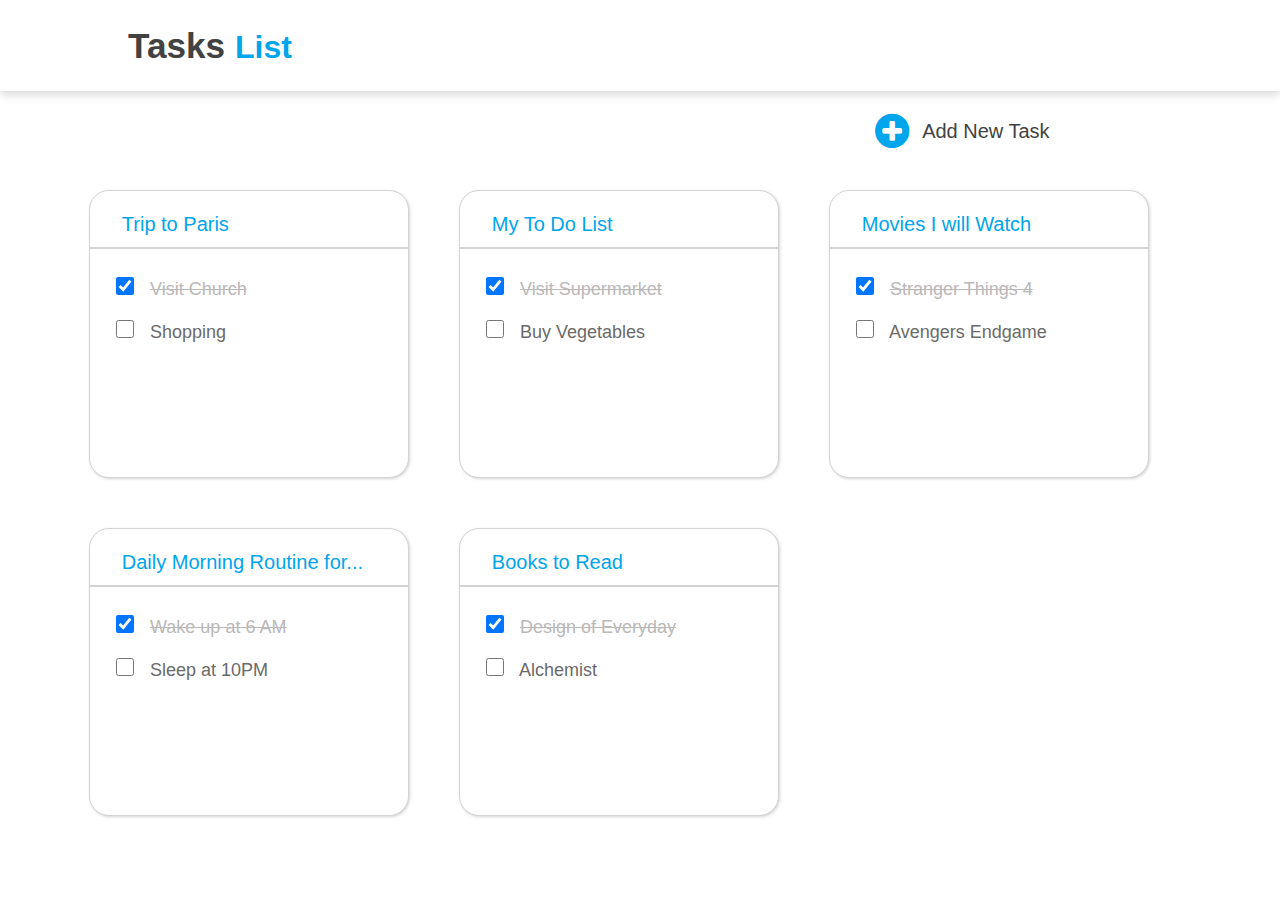
<file: page1.html>
<!DOCTYPE html>
<html lang="en">
<head>
    <meta charset="UTF-8">
    <meta http-equiv="X-UA-Compatible" content="IE=edge">
    <meta name="viewport" content="width=device-width, initial-scale=1.0">
    <link rel="stylesheet" href="./styles/index1.css">
    <link rel="stylesheet" href="https://cdnjs.cloudflare.com/ajax/libs/font-awesome/4.7.0/css/font-awesome.min.css">
    <title>To Do</title>
</head>

<body class="grey-bg">

<div class="header">
    <a href="./page2.html">
    <span id="tasks"> Tasks </span>

    <span id="list"> List </span>
    </a>
</div>

<div class="newtask">
    <a href="./page2.html">
    <div id="plus-circle">
        <i class="fa fa-plus-circle" style="font-size:40px; color: #00A5EC"></i>
    </div>
    <div id="addtask">
     Add New Task
    </div>
    </a>
</div>

<div class="card-container">

    <div class="card">
        <a href="./tasks/task1.html">
        <div class="div1">
           Trip to Paris
        </div>
        </a>
        <div class="div2">
            <form>
                <input type="checkbox" checked name="todo" id="check">
                <label for="todo" class="strikethrough">Visit Church</label>
            </form>
        </div>
        <div class="div3">
            <form>
                <input type="checkbox" name="todo" id="check">
                <label for="todo" class="strikethrough">Shopping</label>
            </form>
        </div>
    </div>

    <div class="card">
        <a href="./tasks/task2.html">
        <div class="div1">
            My To Do List 
        </div>
        </a>
        <div class="div2">
            <form>
                <input type="checkbox" checked name="todo" id="check">
                <label for="todo" class="strikethrough">Visit Supermarket</label>
            </form>
        </div>
        <div class="div3">
            <form>
                <input type="checkbox" name="todo" id="check">
                <label for="todo" class="strikethrough">Buy Vegetables</label>
            </form>
        </div>
    </div>

    <div class="card">
        <a href="./tasks/task3.html">
        <div class="div1">
            Movies I will Watch
        </div>
        </a>
        <div class="div2">
            <form>
                <input type="checkbox" checked name="todo" id="check">
                <label for="todo" class="strikethrough">Stranger Things 4</label>
            </form>
        </div>
        <div class="div3">
            <form>
                <input type="checkbox" name="todo" id="check">
                <label for="todo" class="strikethrough">Avengers Endgame</label>
            </form>
        </div>
    </div>

    <div class="card">
        <a href="./tasks/task4.html">
        <div class="div1">
            Daily Morning Routine for...
        </div>
        </a>
        <div class="div2">
            <form>
                <input type="checkbox" checked name="todo" id="check">
                <label for="todo" class="strikethrough">Wake up at 6 AM</label>
            </form>
        </div>
        <div class="div3">
            <form>
                <input type="checkbox" name="todo" id="check">
                <label for="todo" class="strikethrough">Sleep at 10PM</label>
            </form>
        </div>
    </div>

    <div class="card">
        <a href="./tasks/task5.html">
        <div class="div1">
            Books to Read
        </div>
        </a>
        <div class="div2">
            <form>
                <input type="checkbox" checked name="todo" id="check">
                <label for="todo" class="strikethrough">Design of Everyday</label>
            </form>
        </div>
        <div class="div3">
            <form>
                <input type="checkbox" name="todo" id="check">
                <label for="todo" class="strikethrough">Alchemist</label>
            </form>
        </div>
    </div>

</div>


</body>
</html>
</file>
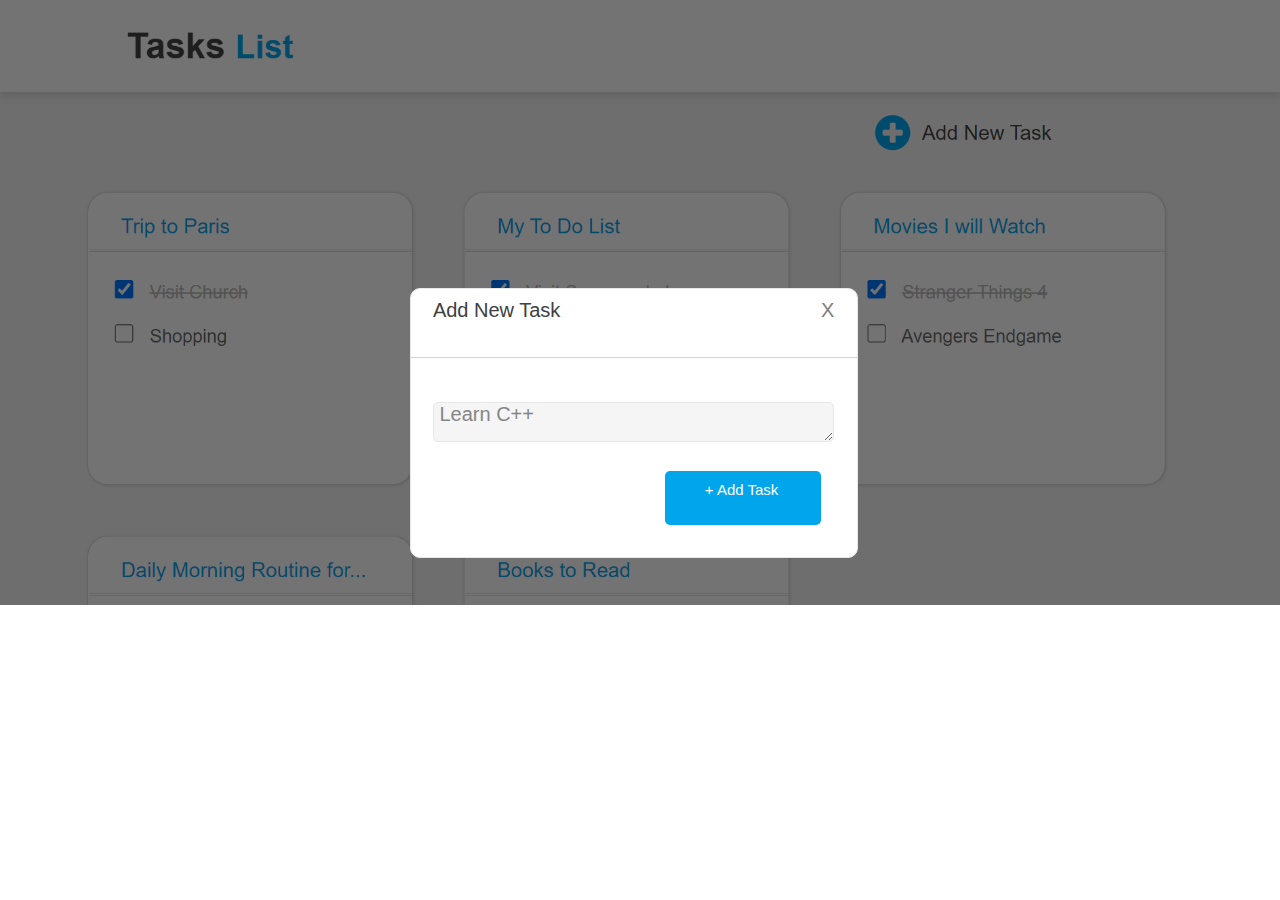
<file: page2.html>
<!DOCTYPE html>
<html lang="en">
<head>
    <meta charset="UTF-8">
    <meta http-equiv="X-UA-Compatible" content="IE=edge">
    <meta name="viewport" content="width=device-width, initial-scale=1.0">
    <link rel="stylesheet" href="./styles/index1.css">
    <link rel="stylesheet" href="https://cdnjs.cloudflare.com/ajax/libs/font-awesome/4.7.0/css/font-awesome.min.css">
    <title>To Do</title>
</head>
<body class="bg-image">

    <div class="pop-up-box">
        <div class="pop-up-header">
        <p id="pop-up-addnew"> Add New Task  </p>
    
        <a href="./index.html">
        <div class="pop-up-close">
         X 
        </div>
        </a>
    
        </div>
        <textarea class="pop-up-bar"> Learn C++</textarea>
        <a href="./index.html">
        <div class="add-button"> +   Add Task</div>
        </a>
    </div>

</body>
</html>
</file>
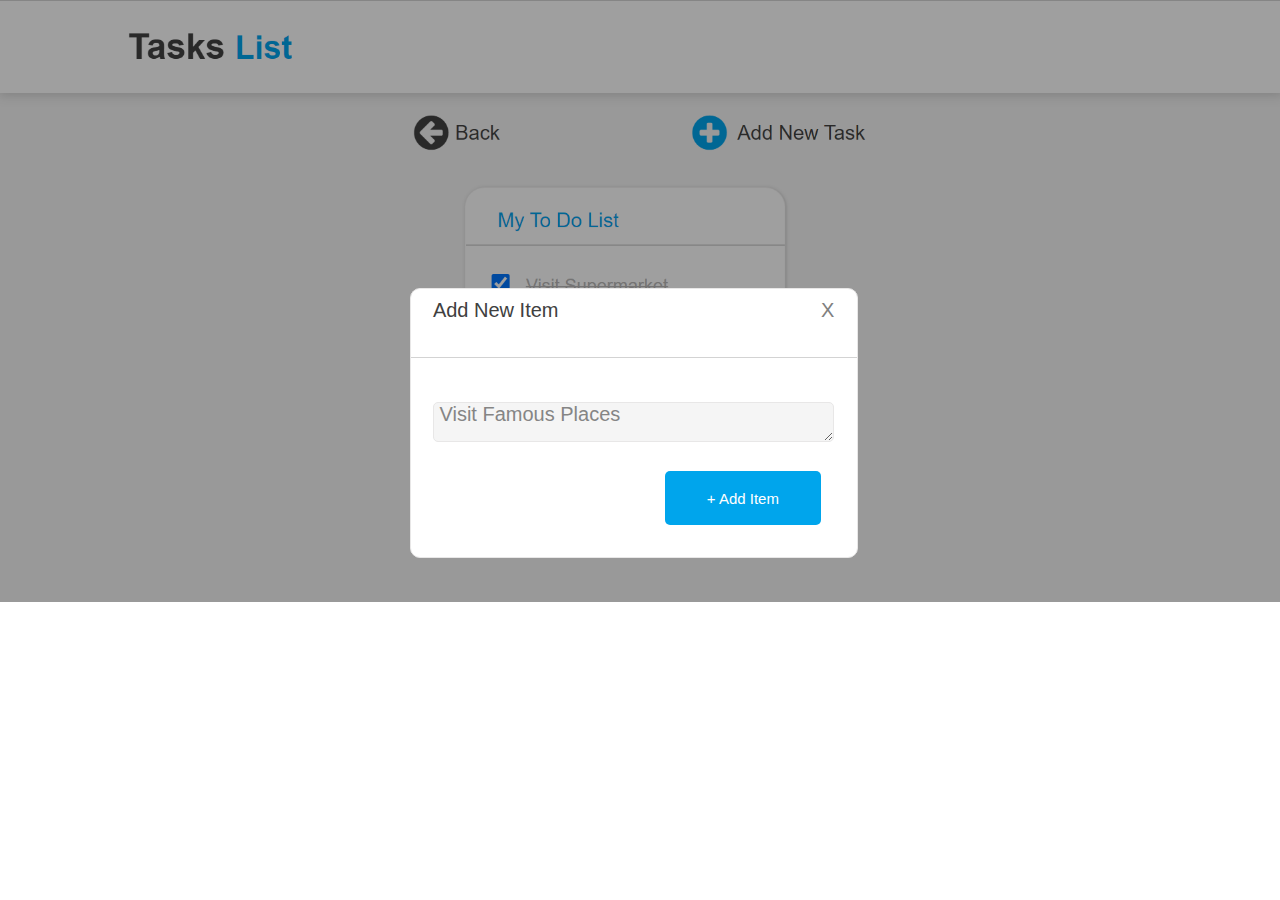
<file: page3.html>
<!DOCTYPE html>
<html lang="en">
<head>
    <meta charset="UTF-8">
    <meta http-equiv="X-UA-Compatible" content="IE=edge">
    <meta name="viewport" content="width=device-width, initial-scale=1.0">
    <link rel="stylesheet" href="./styles/index2.css">
    <link rel="stylesheet" href="https://cdnjs.cloudflare.com/ajax/libs/font-awesome/4.7.0/css/font-awesome.min.css">
    <title>To Do Web Page-4</title>
</head>

<body class="bg-image">

<!-- <div class="notshow">

<div class="header">
    <span id="tasks"> Tasks </span>

    <span id="list"> List </span>
</div>

<div class="backtask">
    
    <div id="arrow-circle">
        <i class="fa fa-arrow-circle-left" style="font-size:40px;color: #424242"></i>
    </div>
    <div id="back">
        Back
    </div>
</div>

<div class="newtask">
    <div id="plus-circle">
        <i class="fa fa-plus-circle" style="font-size:40px; color: #00A5EC"></i>
    </div>
    <div id="addtask">
     Add New Task
    </div>
</div>

<div class="card-container">

    <div class="card">
        <div class="div1">
            Trip to Paris
        </div>
        <div class="div2">
            <form>
                <input type="checkbox" name="todo" id="check">
                <label for="todo">Visit Church</label>
            </form>
        </div>
        <div class="div3">
            <form>
                <input type="checkbox" name="todo" id="check">
                <label for="todo">Shopping</label>
            </form>
        </div>
    </div>

</div>

</div> -->

<!-- HTML for popup  -->

<div class="pop-up-box">
    <div class="pop-up-header">
    <p id="pop-up-addnew"> Add New Item  </p>
    <a href="./index.html">
        <button class="pop-up-close"> X </button>
    </a>
    </div>

    <textarea class="pop-up-bar"> Visit Famous Places</textarea>

    <a href="./index.html">
        <button class="add-button"> + Add Item</button>
    </a>

</div>

</body>
</html>
</file>
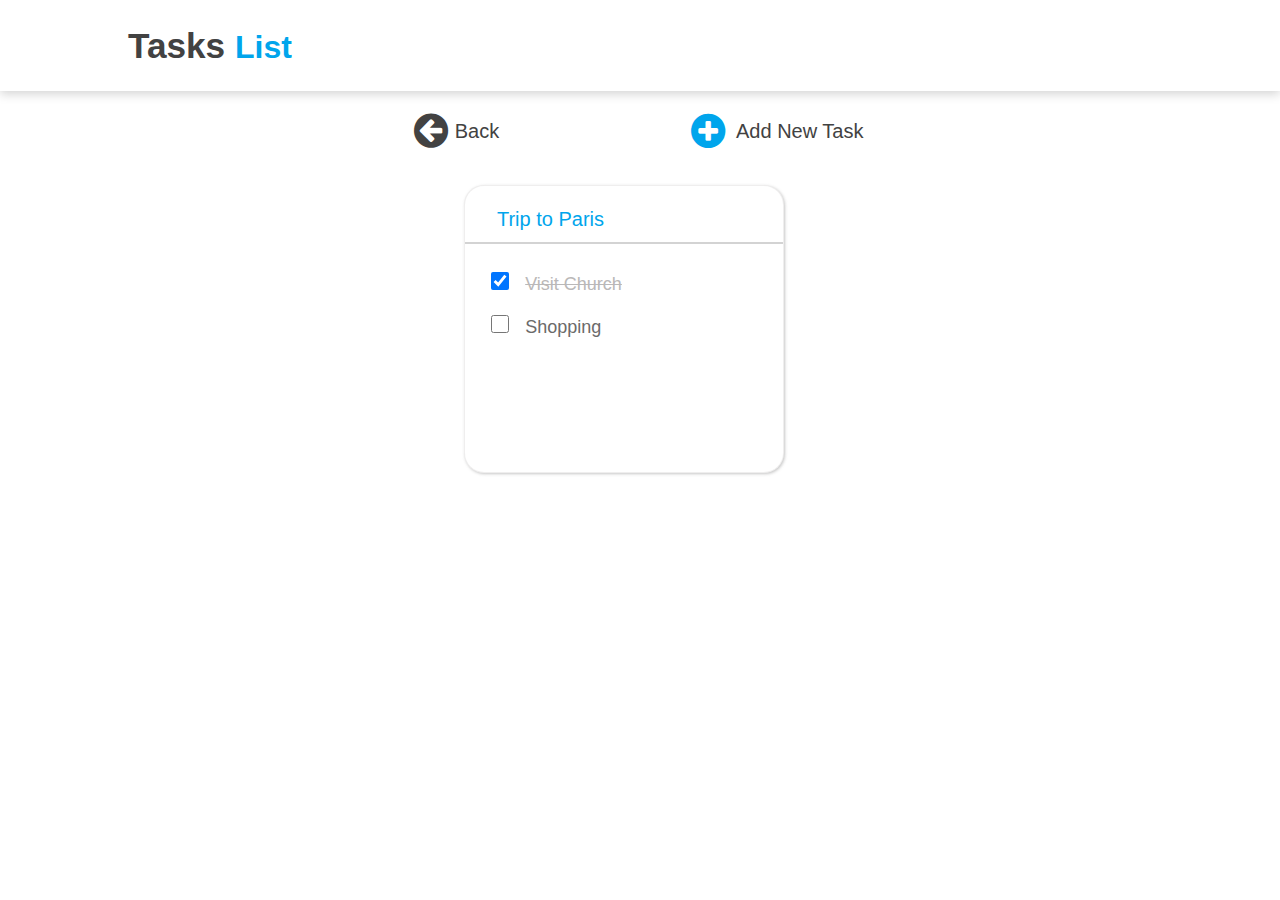
<file: tasks/task1.html>
<!DOCTYPE html>
<html lang="en">
<head>
    <meta charset="UTF-8">
    <meta http-equiv="X-UA-Compatible" content="IE=edge">
    <meta name="viewport" content="width=device-width, initial-scale=1.0">
    <link rel="stylesheet" href="../styles/index2.css">
    <link rel="stylesheet" href="https://cdnjs.cloudflare.com/ajax/libs/font-awesome/4.7.0/css/font-awesome.min.css">
    <title>Trip to Paris</title>
</head>

<body>

<div class="header">
    <span id="tasks"> Tasks </span>

    <span id="list"> List </span>
</div>

<div class="backtask">
    <a href="../index.html">
    <div id="arrow-circle">
        <i class="fa fa-arrow-circle-left" style="font-size:40px;color: #424242"></i>
    </div>
    <div id="back">
        Back
    </div>
    </a>
</div>

<div class="newtask">
    <a href="../page3.html">
    <div id="plus-circle">
        <i class="fa fa-plus-circle" style="font-size:40px; color: #00A5EC"></i>
    </div>
    <div id="addtask">
     Add New Task
    </div>
    </a>
</div>

<div class="card-container">

    <div class="card">
        <div class="div1">
            Trip to Paris
        </div>
        <div class="div2">
            <form>
                <input type="checkbox" checked name="todo" id="check">
                <label for="todo" class="strikethrough">Visit Church</label>
            </form>
        </div>
        <div class="div3">
            <form>
                <input type="checkbox" name="todo" id="check">
                <label for="todo" class="strikethrough">Shopping</label>
            </form>
        </div>
    </div>

</div>



</body>
</html>
</file>
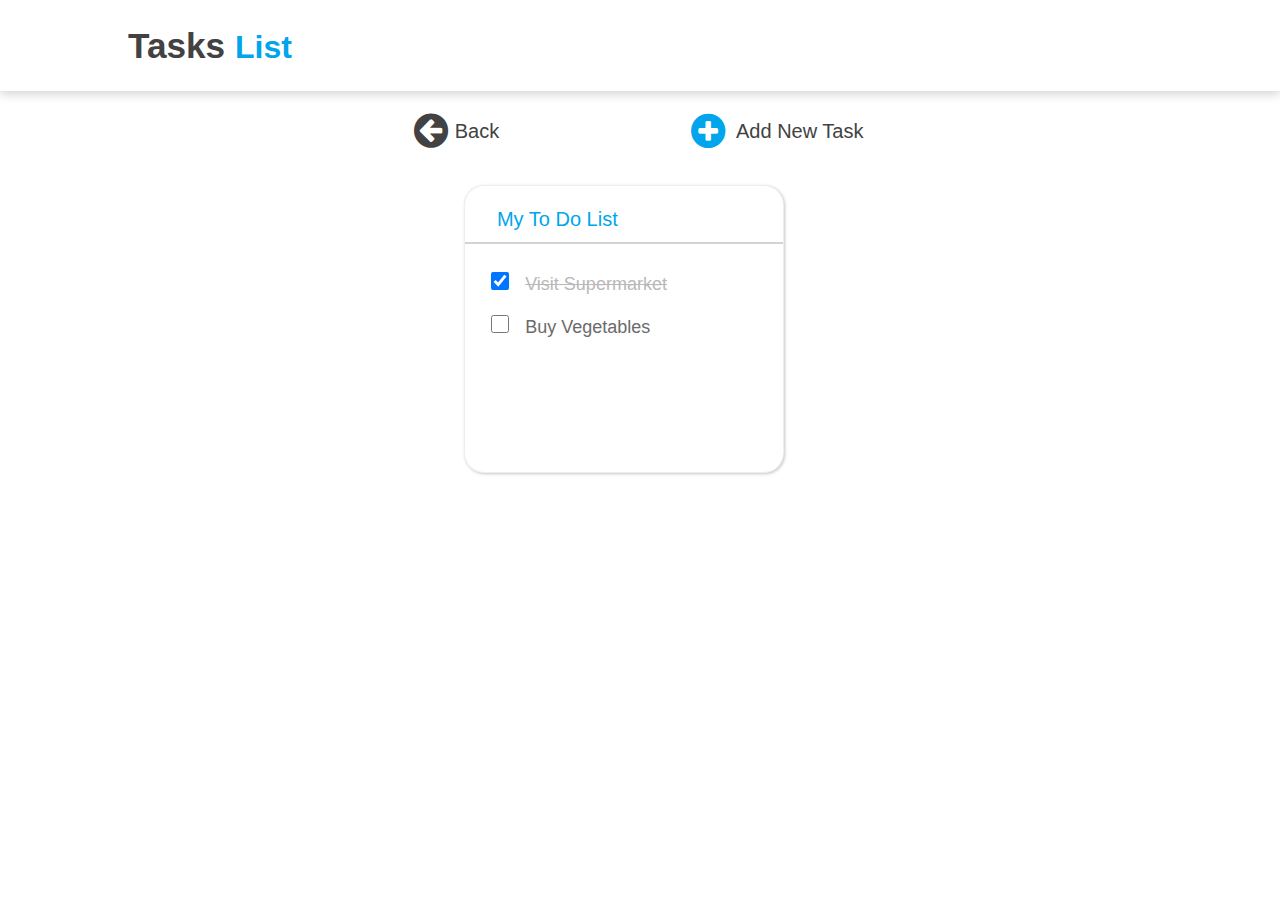
<file: tasks/task2.html>
<!DOCTYPE html>
<html lang="en">
<head>
    <meta charset="UTF-8">
    <meta http-equiv="X-UA-Compatible" content="IE=edge">
    <meta name="viewport" content="width=device-width, initial-scale=1.0">
    <link rel="stylesheet" href="../styles/index2.css">
    <link rel="stylesheet" href="https://cdnjs.cloudflare.com/ajax/libs/font-awesome/4.7.0/css/font-awesome.min.css">
    <title>Trip to Paris</title>
</head>

<body class="grey-bg">

<div class="header">
    <span id="tasks"> Tasks </span>

    <span id="list"> List </span>
</div>

<div class="backtask">
    <a href="../page1.html">
    <div id="arrow-circle">
        <i class="fa fa-arrow-circle-left" style="font-size:40px;color: #424242"></i>
    </div>
    <div id="back">
        Back
    </div>
    </a>
</div>

<div class="newtask">
    <a href="../page3.html">
    <div id="plus-circle">
        <i class="fa fa-plus-circle" style="font-size:40px; color: #00A5EC"></i>
    </div>
    <div id="addtask">
     Add New Task
    </div>
    </a>
</div>

<div class="card-container">

    <div class="card">
        <div class="div1">
            My To Do List 
        </div>
        <div class="div2">
            <form>
                <input type="checkbox" checked name="todo" id="check">
                <label for="todo" class="strikethrough">Visit Supermarket</label>
            </form>
        </div>
        <div class="div3">
            <form>
                <input type="checkbox" name="todo" id="check">
                <label for="todo" class="strikethrough">Buy Vegetables</label>
            </form>
        </div>
    </div>

</div>



</body>
</html>
</file>
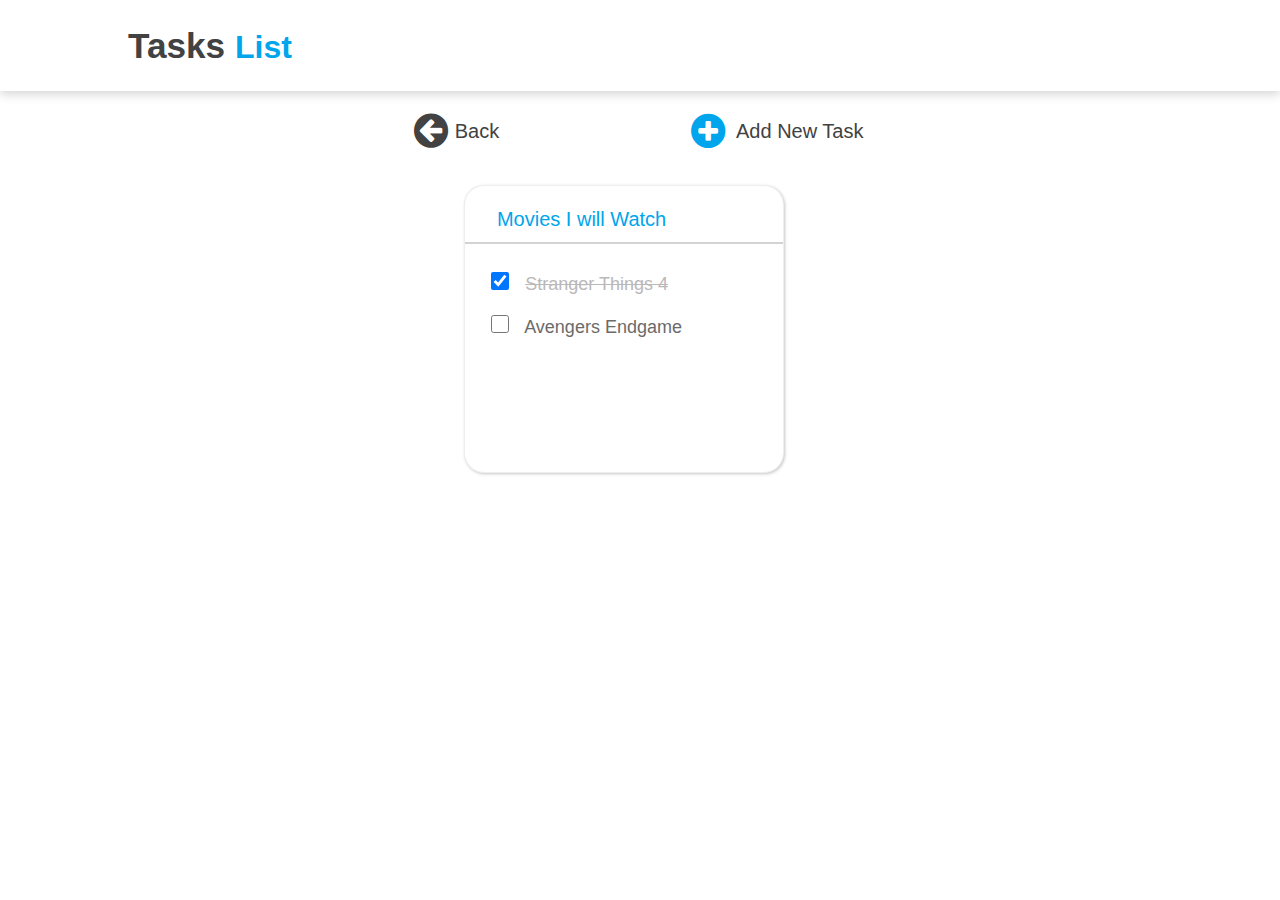
<file: tasks/task3.html>
<!DOCTYPE html>
<html lang="en">
<head>
    <meta charset="UTF-8">
    <meta http-equiv="X-UA-Compatible" content="IE=edge">
    <meta name="viewport" content="width=device-width, initial-scale=1.0">
    <link rel="stylesheet" href="../styles/index2.css">
    <link rel="stylesheet" href="https://cdnjs.cloudflare.com/ajax/libs/font-awesome/4.7.0/css/font-awesome.min.css">
    <title>Trip to Paris</title>
</head>

<body class="grey-bg">

<div class="header">
    <span id="tasks"> Tasks </span>

    <span id="list"> List </span>
</div>

<div class="backtask">
    <a href="../page1.html">
    <div id="arrow-circle">
        <i class="fa fa-arrow-circle-left" style="font-size:40px;color: #424242"></i>
    </div>
    <div id="back">
        Back
    </div>
    </a>
</div>

<div class="newtask">
    <a href="../page3.html">
    <div id="plus-circle">
        <i class="fa fa-plus-circle" style="font-size:40px; color: #00A5EC"></i>
    </div>
    <div id="addtask">
     Add New Task
    </div>
    </a>
</div>

<div class="card-container">

    <div class="card">
        <div class="div1">
            Movies I will Watch
        </div>
        <div class="div2">
            <form>
                <input type="checkbox" checked name="todo" id="check">
                <label for="todo" class="strikethrough">Stranger Things 4</label>
            </form>
        </div>
        <div class="div3">
            <form>
                <input type="checkbox" name="todo" id="check">
                <label for="todo" class="strikethrough">Avengers Endgame</label>
            </form>
        </div>
    </div>

</div>



</body>
</html>
</file>
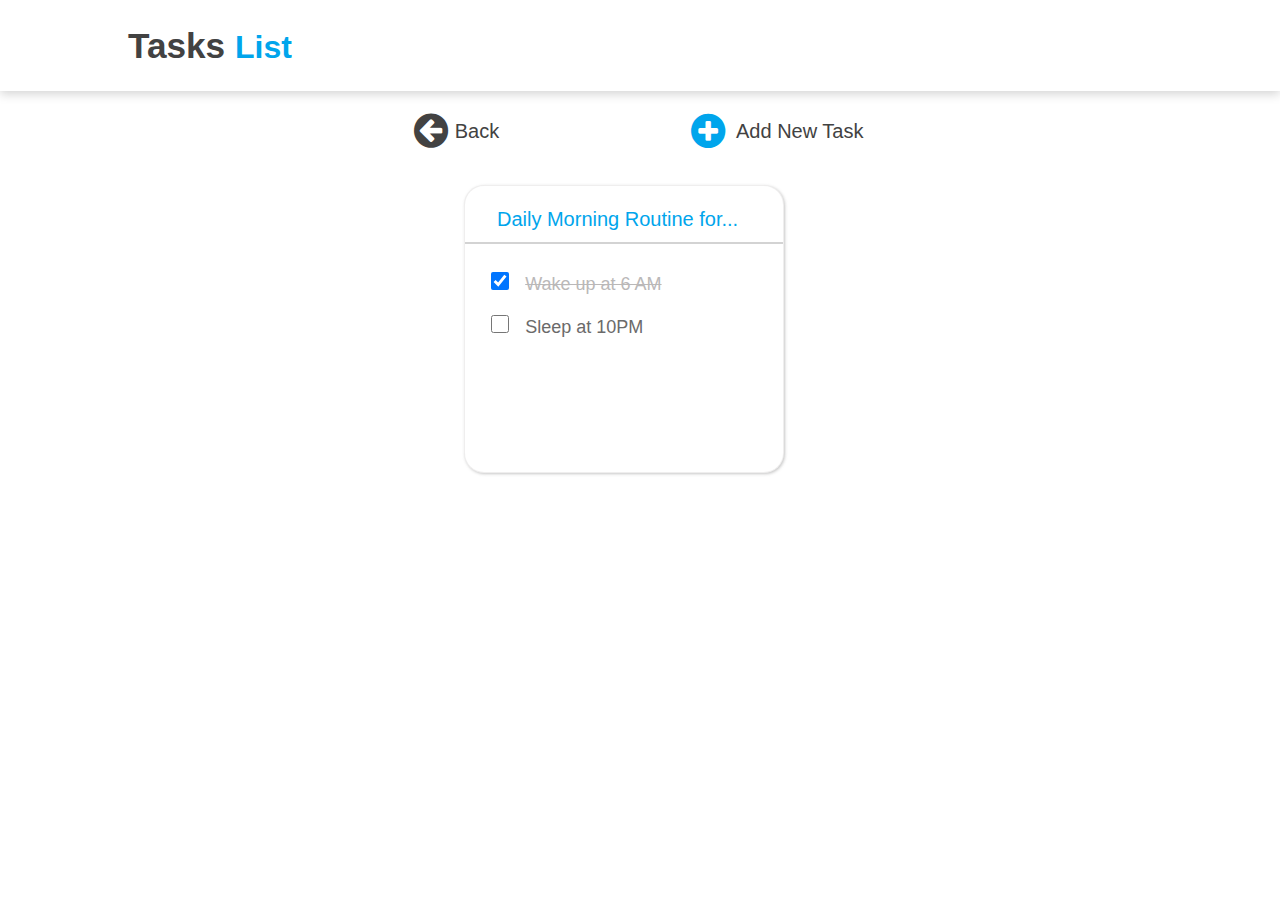
<file: tasks/task4.html>
<!DOCTYPE html>
<html lang="en">
<head>
    <meta charset="UTF-8">
    <meta http-equiv="X-UA-Compatible" content="IE=edge">
    <meta name="viewport" content="width=device-width, initial-scale=1.0">
    <link rel="stylesheet" href="../styles/index2.css">
    <link rel="stylesheet" href="https://cdnjs.cloudflare.com/ajax/libs/font-awesome/4.7.0/css/font-awesome.min.css">
    <title>Trip to Paris</title>
</head>

<body class="grey-bg">

<div class="header">
    <span id="tasks"> Tasks </span>

    <span id="list"> List </span>
</div>

<div class="backtask">
    <a href="../page1.html">
    <div id="arrow-circle">
        <i class="fa fa-arrow-circle-left" style="font-size:40px;color: #424242"></i>
    </div>
    <div id="back">
        Back
    </div>
    </a>
</div>

<div class="newtask">
    <a href="../page3.html">
    <div id="plus-circle">
        <i class="fa fa-plus-circle" style="font-size:40px; color: #00A5EC"></i>
    </div>
    <div id="addtask">
     Add New Task
    </div>
    </a>
</div>

<div class="card-container">

    <div class="card">
        <div class="div1">
            Daily Morning Routine for...
        </div>
        <div class="div2">
            <form>
                <input type="checkbox" checked name="todo" id="check">
                <label for="todo" class="strikethrough">Wake up at 6 AM</label>
            </form>
        </div>
        <div class="div3">
            <form>
                <input type="checkbox" name="todo" id="check">
                <label for="todo" class="strikethrough">Sleep at 10PM</label>
            </form>
        </div>
    </div>

</div>



</body>
</html>
</file>
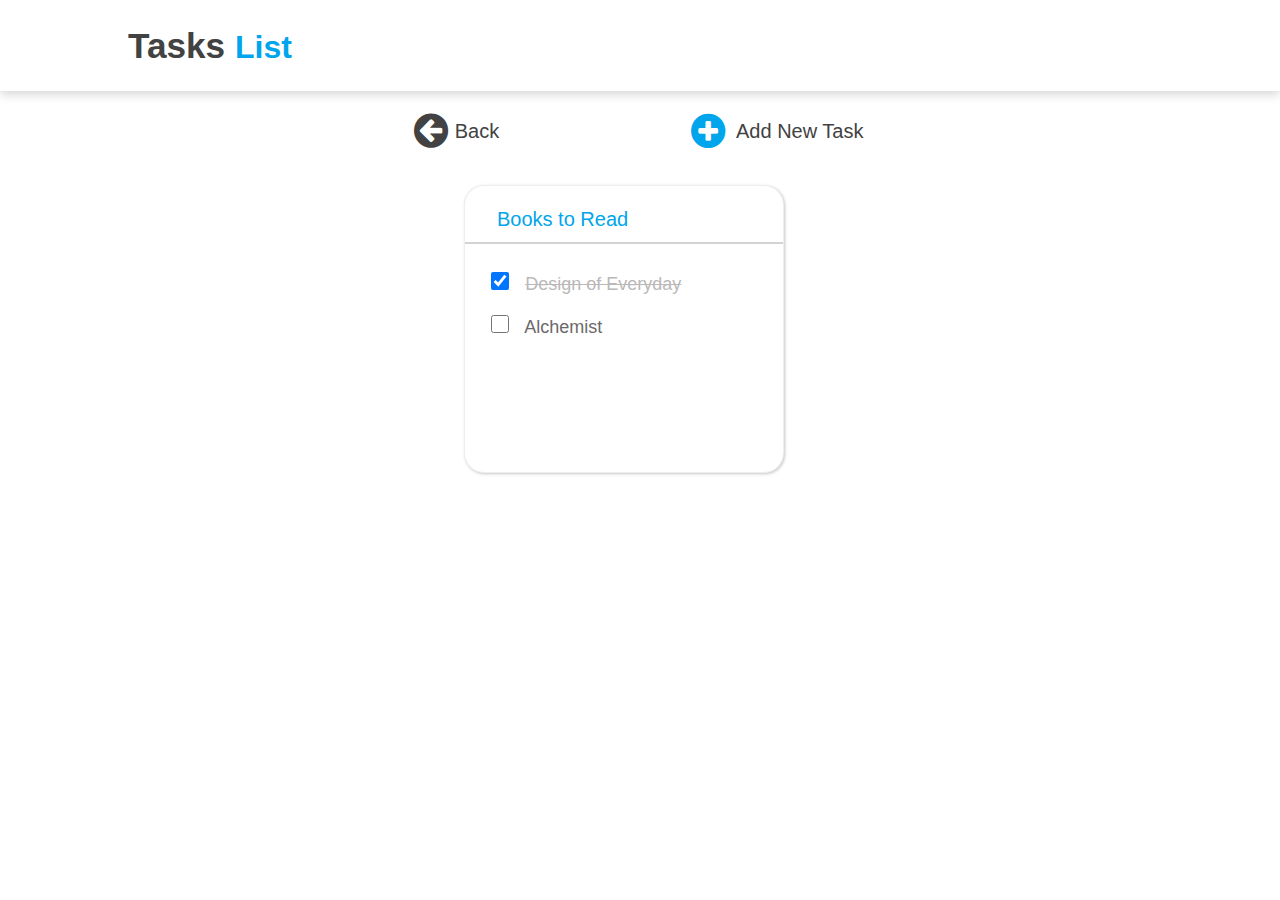
<file: tasks/task5.html>
<!DOCTYPE html>
<html lang="en">
<head>
    <meta charset="UTF-8">
    <meta http-equiv="X-UA-Compatible" content="IE=edge">
    <meta name="viewport" content="width=device-width, initial-scale=1.0">
    <link rel="stylesheet" href="../styles/index2.css">
    <link rel="stylesheet" href="https://cdnjs.cloudflare.com/ajax/libs/font-awesome/4.7.0/css/font-awesome.min.css">
    <title>Trip to Paris</title>
</head>

<body class="grey-bg">

<div class="header">
    <span id="tasks"> Tasks </span>

    <span id="list"> List </span>
</div>

<div class="backtask">
    <a href="../page1.html">
    <div id="arrow-circle">
        <i class="fa fa-arrow-circle-left" style="font-size:40px;color: #424242"></i>
    </div>
    <div id="back">
        Back
    </div>
    </a>
</div>

<div class="newtask">
    <a href="../page3.html">
    <div id="plus-circle">
        <i class="fa fa-plus-circle" style="font-size:40px; color: #00A5EC"></i>
    </div>
    <div id="addtask">
     Add New Task
    </div>
    </a>
</div>

<div class="card-container">

    <div class="card">
        <div class="div1">
            Books to Read
        </div>
        <div class="div2">
            <form>
                <input type="checkbox" checked name="todo" id="check">
                <label for="todo" class="strikethrough">Design of Everyday</label>
            </form>
        </div>
        <div class="div3">
            <form>
                <input type="checkbox" name="todo" id="check">
                <label for="todo" class="strikethrough">Alchemist</label>
            </form>
        </div>
    </div>

</div>



</body>
</html>
</file>
<file: styles/index1.css>
*{
    margin: 0;
    padding: 0;
    box-sizing: border-box;
    font-family: Arial, Helvetica, sans-serif;
}

a{
    text-decoration: none;
}

.bg-image{
    background-image: url(../todo-css-bg.png);
    background-size: cover;
    background-repeat: no-repeat;
}


.header{
width: 100%;
height: 100%;
padding: 2% 0 2% 10%;
box-shadow: 0px 3px 10px lightgray; 
background-color: white;
font-weight: bold;
}

#tasks{
    font-size: 2.2rem;
    color: #424242;
}

#list{
    font-size: 2rem;
    color: #00A5EC;
}

.newtask{
    position: absolute;
    margin-top: 20px;
    right: 0;
    width: 50%;
    height: 10%;
}

#plus-circle{
    position: absolute;
    right: 58%;
}

#addtask{
    position: absolute;
    right: 36%;
    font-size: 20px;
    padding-top: 9px;
    color: #424242;
}


.card-container{
    position: relative;
    display: flex;
    padding-top: 10px;
    flex-wrap:wrap;
    margin: 5%;

}

.card{
    height: 18rem;
    width: 20rem;
    margin: 25px;
    border: 1px solid rgb(212, 212, 212);
    box-shadow: 1px 1px 3px rgb(212, 212, 212);
    border-radius: 20px;
    position: relative;
    background-color: white;
    
}

.card:hover{
    box-shadow: 5px 5px 15px 5px grey;
}


.div1{
    position: absolute;
    top: 15px;
    font-size: 20px;
    width: 100%;
    height: 15%;
    padding: 2% 0% 2% 10%;
    color: #00A5EC;
    border-bottom: 2px double lightgray;
}

.div2{
    width: 90%;
    height: 10%;
    font-size: 18px;
    text-align: left;
    position: absolute;
    color: rgb(107, 106, 106);
    top: 30%;
    padding-left: 10px;

}
.div3{
    width: 90%;
    height: 10%;
    position: absolute;
    top: 45%;
    text-align: left;
    font-size: 18px;
    color: rgb(107, 106, 106);
    padding-left: 10px;
}


#check{
    height: 18px;
    width: 20px; 
    margin-left: 15px;
    margin-right: 10px;
}


input[type=checkbox]:checked + label.strikethrough{
    text-decoration: line-through;
    color: rgb(186, 184, 184);
  }


/* CSS for popup */


.pop-up-box{
    height:30vh;
    width: 35vw;
    border-radius: 10px;
    border: 0.1px solid rgb(232, 231, 231);
    background-color: white;
    position: absolute;
    top: 32vh;
    left: 32vw;
}

.pop-up-header{
    height: 22%;
    position: relative;
    top: 10px;
    border-bottom: 1px solid lightgrey;
}

#pop-up-addnew{
    position: absolute;
    left: 5%;
    font-size: 20px;
    color: #404040;
}

.pop-up-close{
    position: absolute;
    color: grey;
    border: 0px;
    background-color: white;
    right: 5%;
    font-size: 20px;
}

.pop-up-bar{
    color: #858585;
    position: absolute;
    margin-left: 5%;
    width: 90%;
    top: 42%;
    background-color: rgba(243, 243, 243, 0.856);
    border-radius: 5px;
    border: 0.5px solid rgb(232, 231, 231);
    height: 15%;
    font-size: 20px;
}

.add-button{
    position: absolute;
    width: 35%;
    height: 20%;
    top: 68%;
    color: white;
    background-color: #00A5EC;
    border: 0px;
    border-radius: 5px;
    right: 8%;
    font-size: 15px;
    padding-left: 40px;
    padding-top: 10px;
}
</file>
<file: styles/index2.css>
*{
    margin: 0;
    padding: 0;
    box-sizing: border-box;
    font-family: Arial, Helvetica, sans-serif;
}

a{
    text-decoration: none;
}

.header{
width: 100%;
height: 100%;
padding: 2% 0 2% 10%;
box-shadow: 0px 3px 10px lightgray; 
background-color: white;
font-weight: bold;
}

#tasks{
    font-size: 2.2rem;
    color: #424242;
}

#list{
    font-size: 2rem;
    color: #00A5EC;
}

.backtask{
    position: absolute;
    margin-top: 20px;
    width: 50%;
    height: 10%;
    left: 0;
}

#arrow-circle{
    position: absolute;
    right: 30%;
}

#back{
    position: absolute;
    right: 22%;
    font-size: 20px;
    padding-top: 9px;
    color: #424242;
}

.newtask{
    position: absolute;
    margin-top: 20px;
    right: 0;
    width: 50%;
    height: 10%;
}

#plus-circle{
    position: absolute;
    left: 8%;
}

#addtask{
    position: absolute;
    left: 15%;
    font-size: 20px;
    padding-top: 9px;
    color: #424242;
}

.card-container{
    position: relative;
    display: flex;
    padding-top: 10px;
    flex-wrap:wrap;
    margin: 5%;
}

.card{
    height: 18rem;
    width: 20rem;
    margin: 20px;
    border: 1px solid rgba(235, 234, 234, 0.795);
    box-shadow: 1px 1px 3px rgba(186, 186, 186, 0.808);
    border-radius: 20px;
    position: absolute;
    left: 33%;
    background-color: white;
    
}


.card:hover{
    box-shadow: 5px 5px 15px 5px grey;
}


.div1{
    position: absolute;
    top: 15px;
    font-size: 20px;
    width: 100%;
    height: 15%;
    padding: 2% 0% 2% 10%;
    color: #00A5EC;
    border-bottom: 2px double lightgray;
}

.div2{
    width: 90%;
    height: 10%;
    font-size: 18px;
    text-align: left;
    position: absolute;
    color: rgb(107, 106, 106);
    top: 30%;
    padding-left: 10px;

}
.div3{
    width: 90%;
    height: 10%;
    position: absolute;
    top: 45%;
    text-align: left;
    font-size: 18px;
    color: rgb(107, 106, 106);
    padding-left: 10px;
}


#check{
    height: 18px;
    width: 20px; 
    margin-left: 15px;
    margin-right: 10px;
}


input[type=checkbox]:checked + label.strikethrough{
    text-decoration: line-through;
    color: rgb(186, 184, 184);
  }

/* CSS for popup */

.bg-image{
    background-image: url(../todo-css-add-bg.png);
    background-size: cover;
    background-repeat: no-repeat;
}

.pop-up-box{
    height:30vh;
    width: 35vw;
    border-radius: 10px;
    border: 0.1px solid rgb(232, 231, 231);
    background-color: white;
    position: absolute;
    top: 32vh;
    left: 32vw;

}

.pop-up-header{
    height: 22%;
    position: relative;
    top: 10px;
    border-bottom: 1px solid lightgrey;
}

#pop-up-addnew{
    position: absolute;
    left: 5%;
    font-size: 20px;
    color: #404040;
}

.pop-up-close{
    position: absolute;
    color: grey;
    border: 0px;
    background-color: white;
    right: 5%;
    font-size: 20px;
}

.pop-up-bar{
    color: #858585;
    position: absolute;
    margin-left: 5%;
    width: 90%;
    top: 42%;
    background-color: rgba(243, 243, 243, 0.856);
    border-radius: 5px;
    border: 0.5px solid rgb(232, 231, 231);
    height: 15%;
    font-size: 20px;

}

.add-button{
    position: absolute;
    width: 35%;
    height: 20%;
    top: 68%;
    color: white;
    background-color: #00A5EC;
    border: 0px;
    border-radius: 5px;
    right: 8%;
    font-size: 15px
}
</file>
